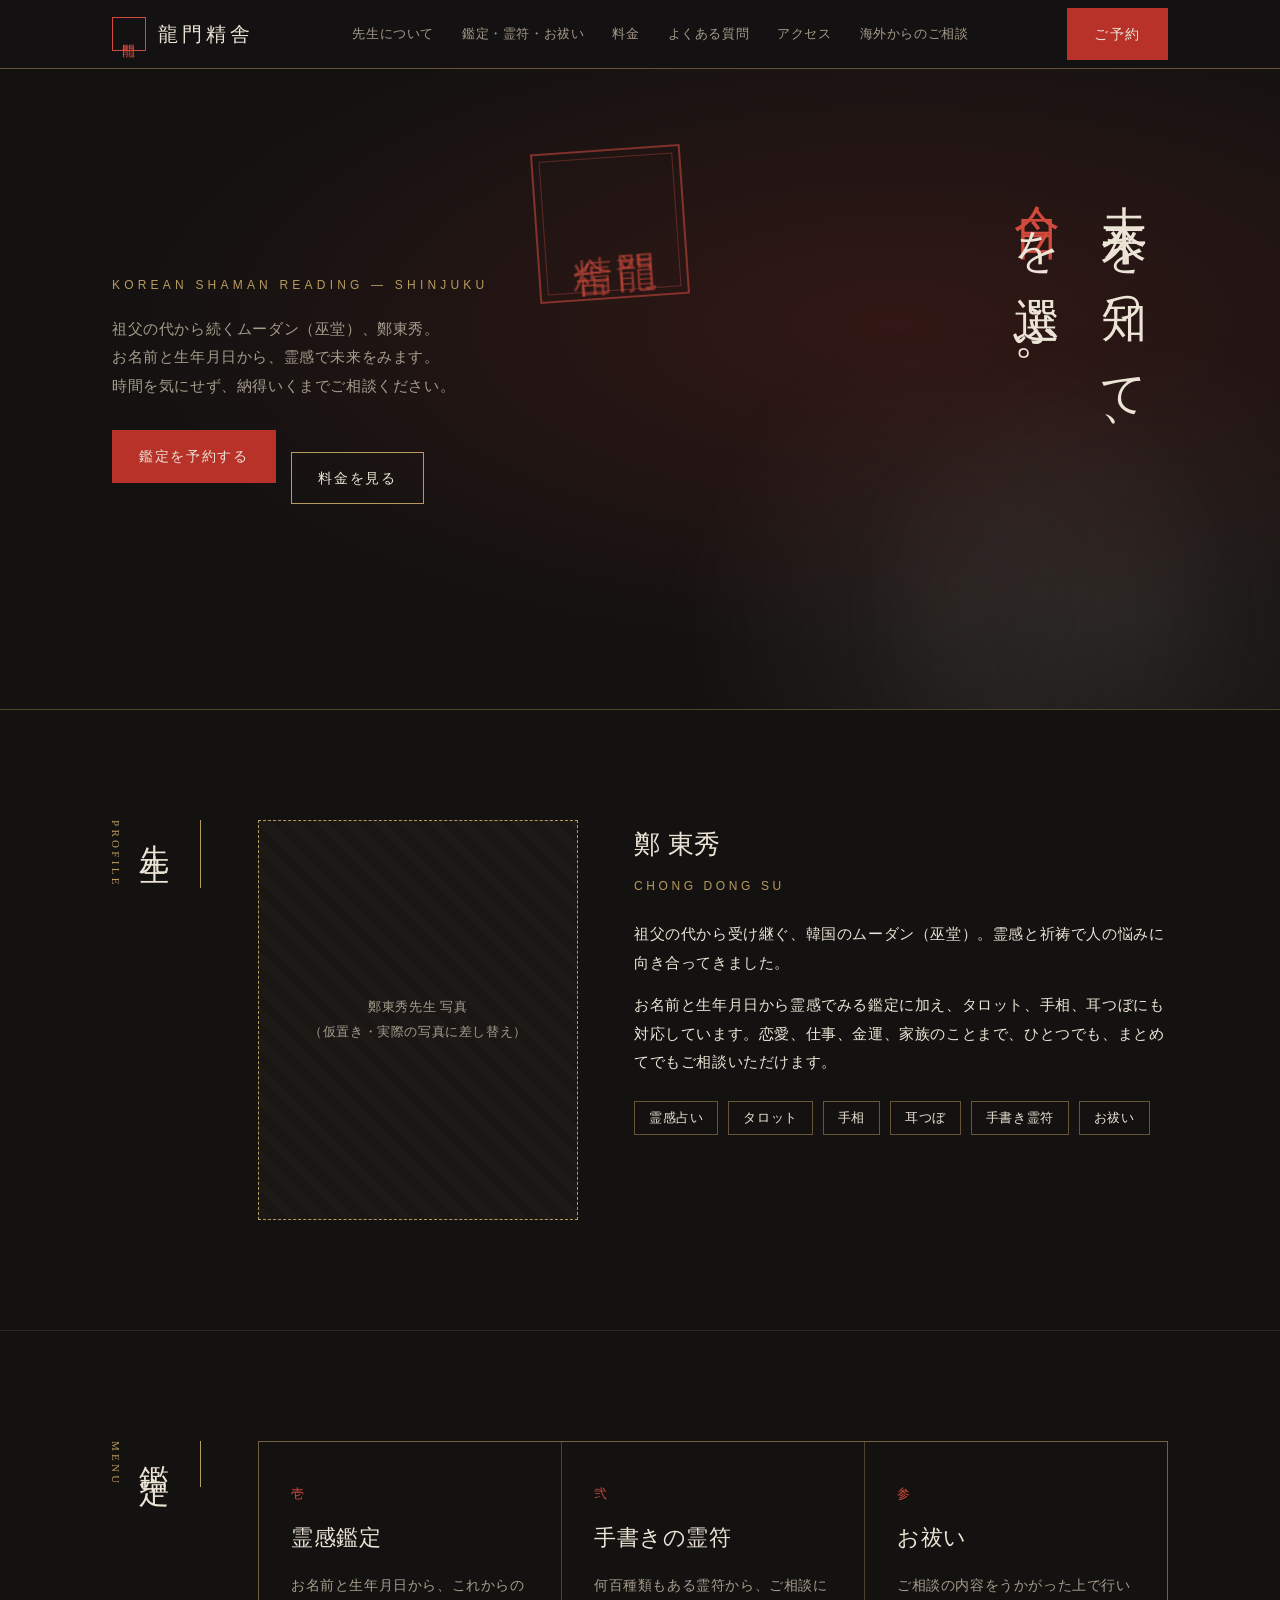
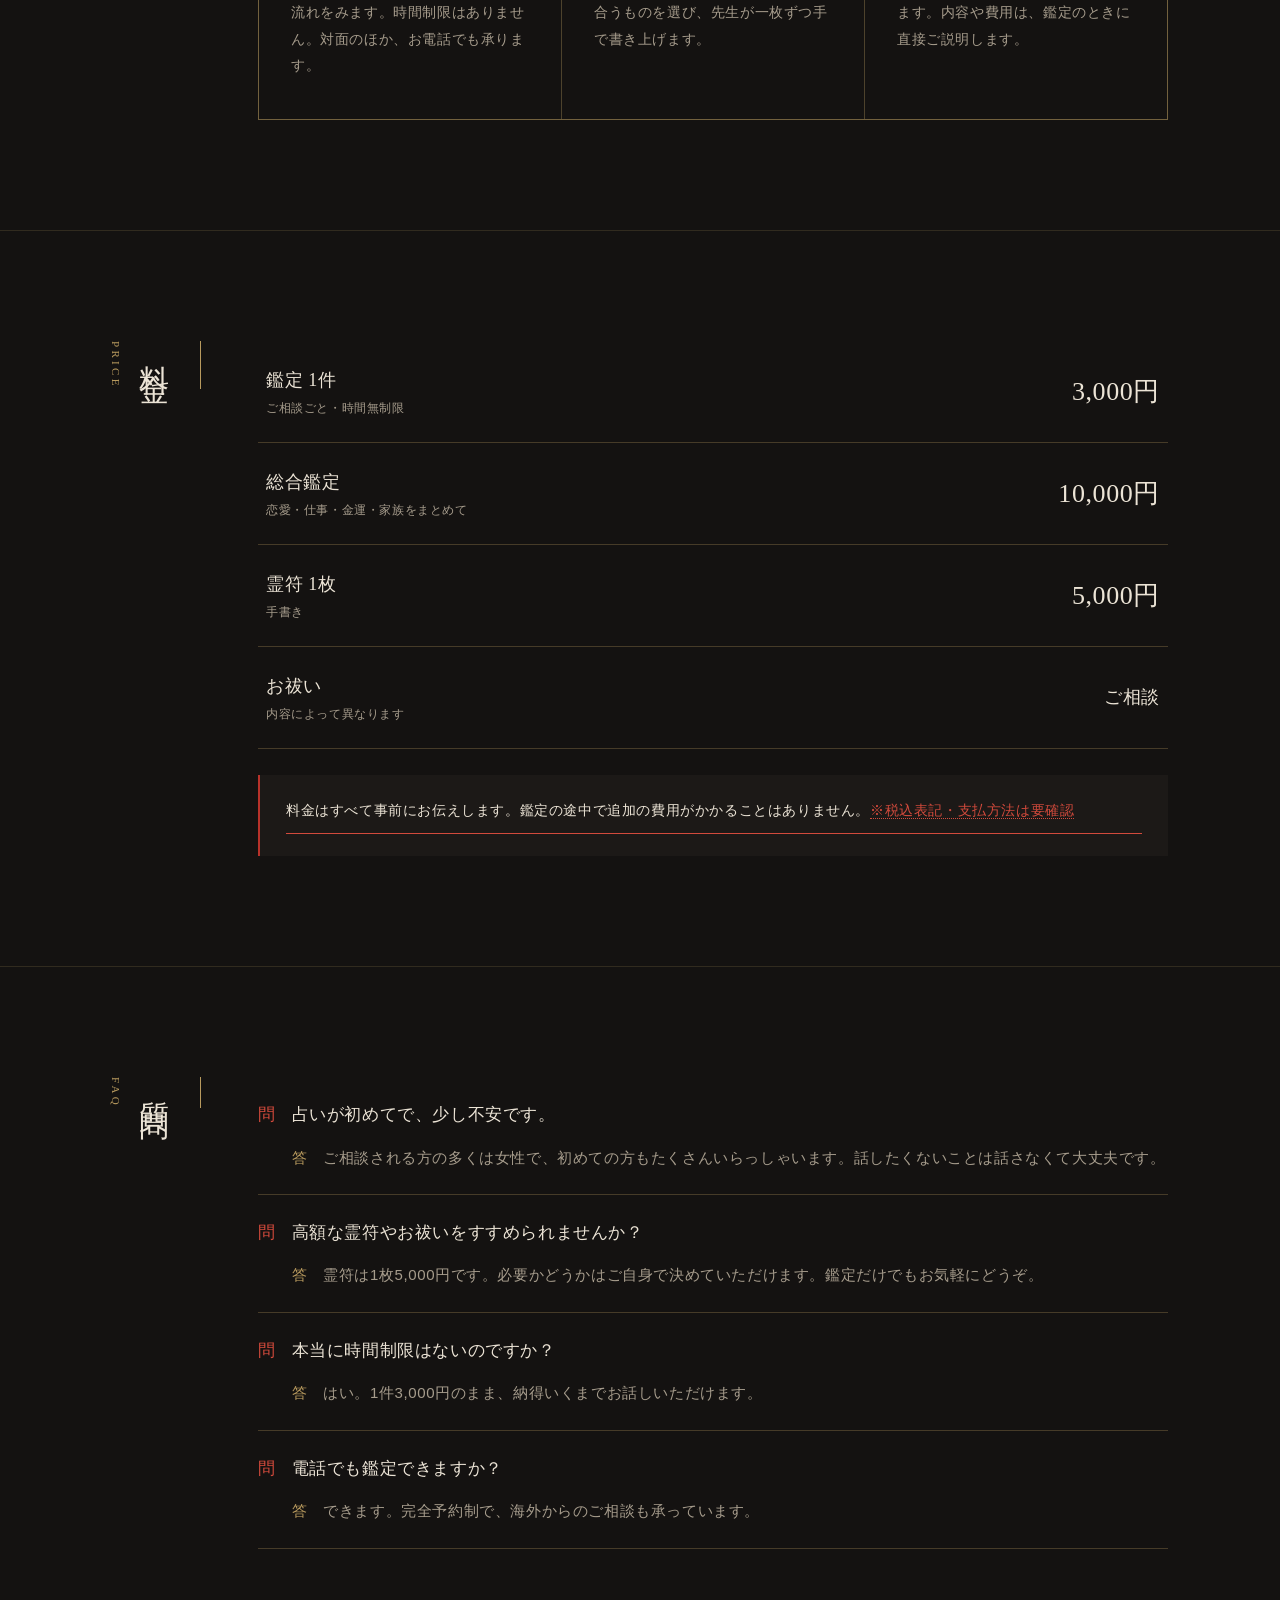
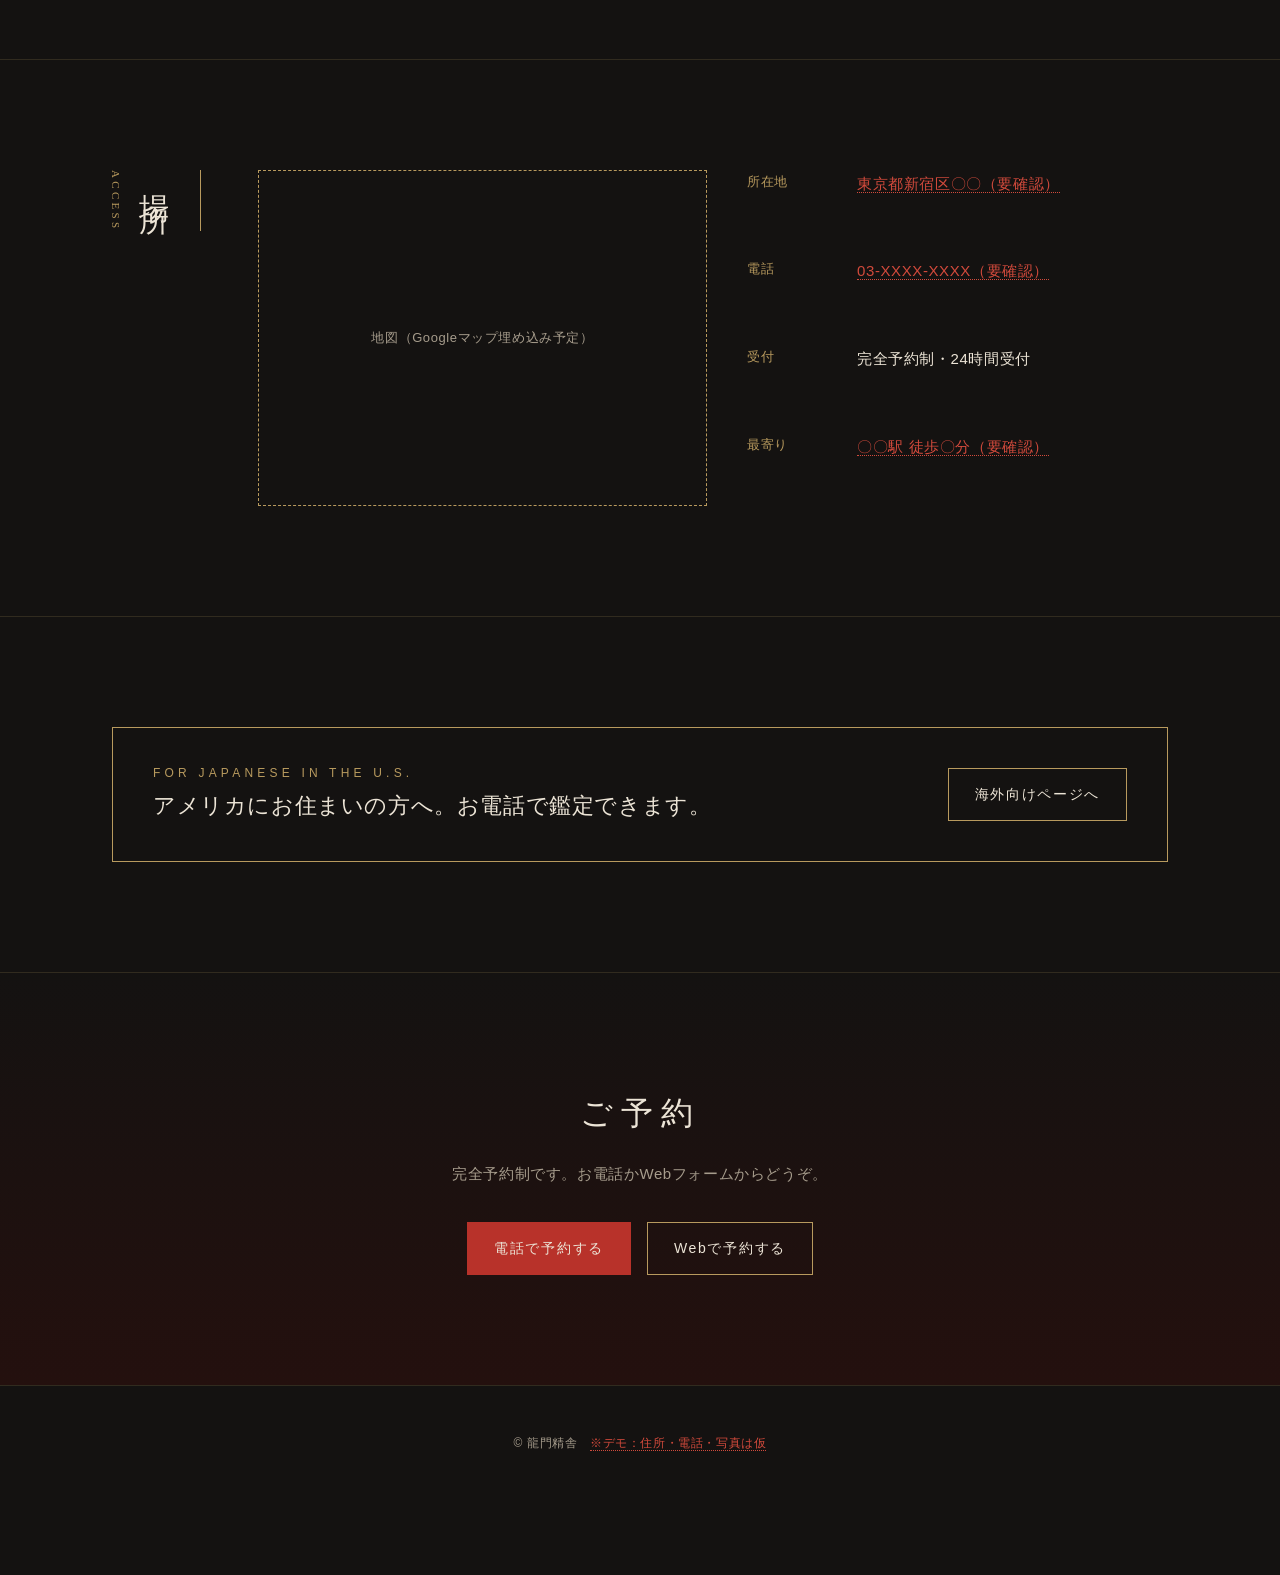
<file: index.html>
<!doctype html><html lang="ja"><head><meta charset="utf-8"><meta name="viewport" content="width=device-width,initial-scale=1"><title>龍門精舎｜韓国の本格霊感占い 鄭東秀</title><meta name="robots" content="noindex,nofollow"><link rel="stylesheet" href="style.css"><link rel="stylesheet" href="anim.css"><script src="anim.js"></script></head><body>
<header><div class="wrap"><a class="logo" href="#"><span class="seal">龍門</span>龍門精舎</a><nav><a href="#prof">先生について</a><a href="#menu">鑑定・霊符・お祓い</a><a href="#price">料金</a><a href="#faq">よくある質問</a><a href="#access">アクセス</a><a href="us/">海外からのご相談</a></nav><a class="btn red" href="#reserve">ご予約</a></div></header>
<div class="hero"><div class="smoke"><i></i><i></i></div><div class="wrap"><div class="lead"><div class="eyebrow">KOREAN SHAMAN READING — SHINJUKU</div><p>祖父の代から続くムーダン（巫堂）、鄭東秀。<br>お名前と生年月日から、霊感で未来をみます。<br>時間を気にせず、納得いくまでご相談ください。</p><a class="btn red" href="#reserve">鑑定を予約する</a>　<a class="btn" href="#price">料金を見る</a></div><div class="bigseal">龍門<br>精舎</div><h1 class="tate"><span>未来を知って、</span><span><em>今日</em>を選ぶ。</span></h1></div></div>
<section id="prof"><div class="wrap sec"><h2>先生<small>PROFILE</small></h2><div class="prof"><div class="photo">鄭東秀先生 写真<br>（仮置き・実際の写真に差し替え）</div><div><h3>鄭 東秀</h3><div class="kana">CHONG DONG SU</div><p>祖父の代から受け継ぐ、韓国のムーダン（巫堂）。霊感と祈祷で人の悩みに向き合ってきました。</p><p>お名前と生年月日から霊感でみる鑑定に加え、タロット、手相、耳つぼにも対応しています。恋愛、仕事、金運、家族のことまで、ひとつでも、まとめてでもご相談いただけます。</p><div class="tags"><span>霊感占い</span><span>タロット</span><span>手相</span><span>耳つぼ</span><span>手書き霊符</span><span>お祓い</span></div></div></div></div></section>
<section id="menu"><div class="wrap sec"><h2>鑑定<small>MENU</small></h2><div class="cards"><div class="card"><div class="no">壱</div><h3>霊感鑑定</h3><p>お名前と生年月日から、これからの流れをみます。時間制限はありません。対面のほか、お電話でも承ります。</p></div><div class="card"><div class="no">弐</div><h3>手書きの霊符</h3><p>何百種類もある霊符から、ご相談に合うものを選び、先生が一枚ずつ手で書き上げます。</p></div><div class="card"><div class="no">参</div><h3>お祓い</h3><p>ご相談の内容をうかがった上で行います。内容や費用は、鑑定のときに直接ご説明します。</p></div></div></div></section>
<section id="price"><div class="wrap sec"><h2>料金<small>PRICE</small></h2><div><table class="price"><tr><td>鑑定 1件<small>ご相談ごと・時間無制限</small></td><td>3,000円</td></tr><tr><td>総合鑑定<small>恋愛・仕事・金運・家族をまとめて</small></td><td>10,000円</td></tr><tr><td>霊符 1枚<small>手書き</small></td><td>5,000円</td></tr><tr><td>お祓い<small>内容によって異なります</small></td><td style="font-size:18px">ご相談</td></tr></table><div class="note">料金はすべて事前にお伝えします。鑑定の途中で追加の費用がかかることはありません。<span class="ph">※税込表記・支払方法は要確認</span></div></div></div></section>
<section id="faq"><div class="wrap sec"><h2>質問<small>FAQ</small></h2><div class="faq"><details open><summary>占いが初めてで、少し不安です。</summary><p>ご相談される方の多くは女性で、初めての方もたくさんいらっしゃいます。話したくないことは話さなくて大丈夫です。</p></details><details open><summary>高額な霊符やお祓いをすすめられませんか？</summary><p>霊符は1枚5,000円です。必要かどうかはご自身で決めていただけます。鑑定だけでもお気軽にどうぞ。</p></details><details open><summary>本当に時間制限はないのですか？</summary><p>はい。1件3,000円のまま、納得いくまでお話しいただけます。</p></details><details open><summary>電話でも鑑定できますか？</summary><p>できます。完全予約制で、海外からのご相談も承っています。</p></details></div></div></section>
<section id="access"><div class="wrap sec"><h2>場所<small>ACCESS</small></h2><div class="access"><div class="map">地図（Googleマップ埋め込み予定）</div><dl class="info"><dt>所在地</dt><dd><span class="ph">東京都新宿区〇〇（要確認）</span></dd><dt>電話</dt><dd><span class="ph">03-XXXX-XXXX（要確認）</span></dd><dt>受付</dt><dd>完全予約制・24時間受付</dd><dt>最寄り</dt><dd><span class="ph">〇〇駅 徒歩〇分（要確認）</span></dd></dl></div></div></section>
<section><div class="wrap"><a class="banner" href="us/"><div><div class="eyebrow">FOR JAPANESE IN THE U.S.</div><h3>アメリカにお住まいの方へ。お電話で鑑定できます。</h3></div><span class="btn">海外向けページへ</span></a></div></section>
<section id="reserve" class="cta"><div class="wrap"><h2>ご予約</h2><p>完全予約制です。お電話かWebフォームからどうぞ。</p><div class="row"><a class="btn red" href="#">電話で予約する</a><a class="btn" href="#">Webで予約する</a></div></div></section>
<footer>© 龍門精舎　<span class="ph">※デモ：住所・電話・写真は仮</span></footer>
<div class="fixbar"><a href="#">電話で予約</a><a class="r" href="#reserve">Web予約</a></div>
</body></html>
</file>
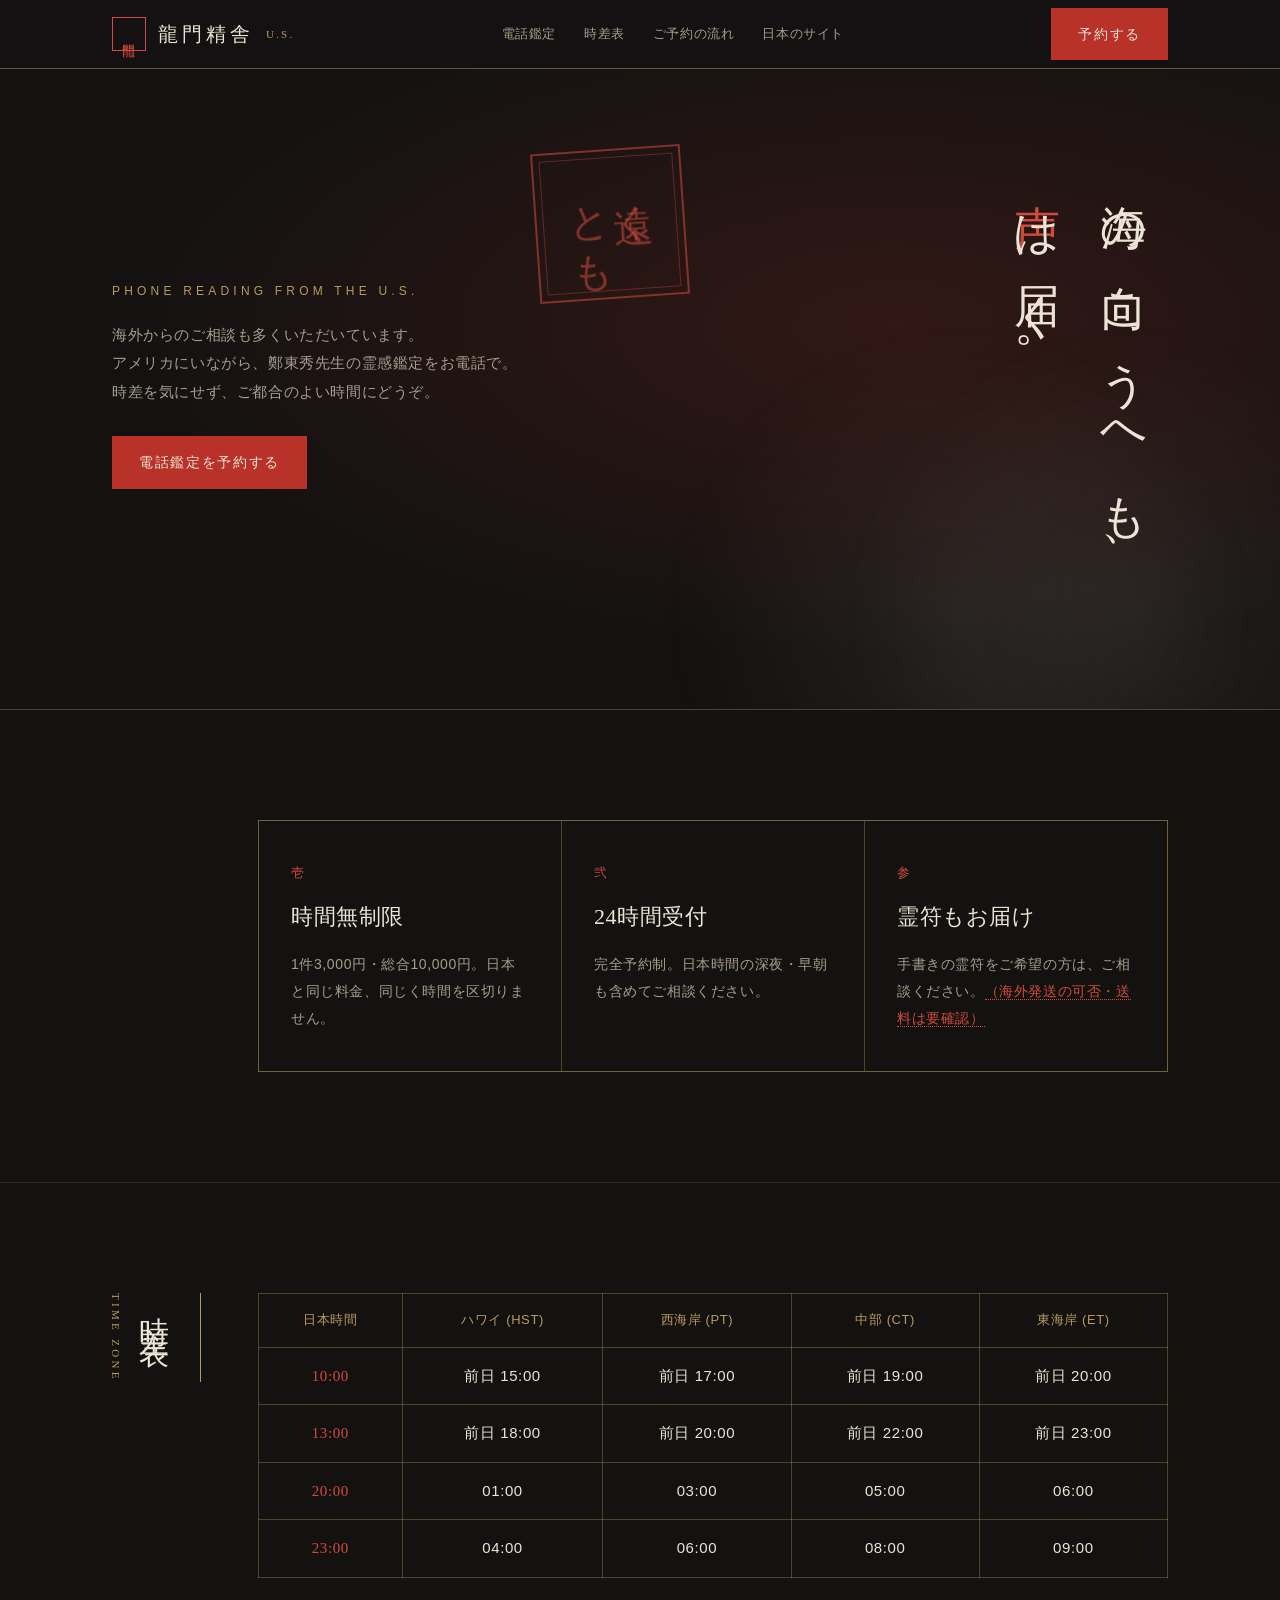
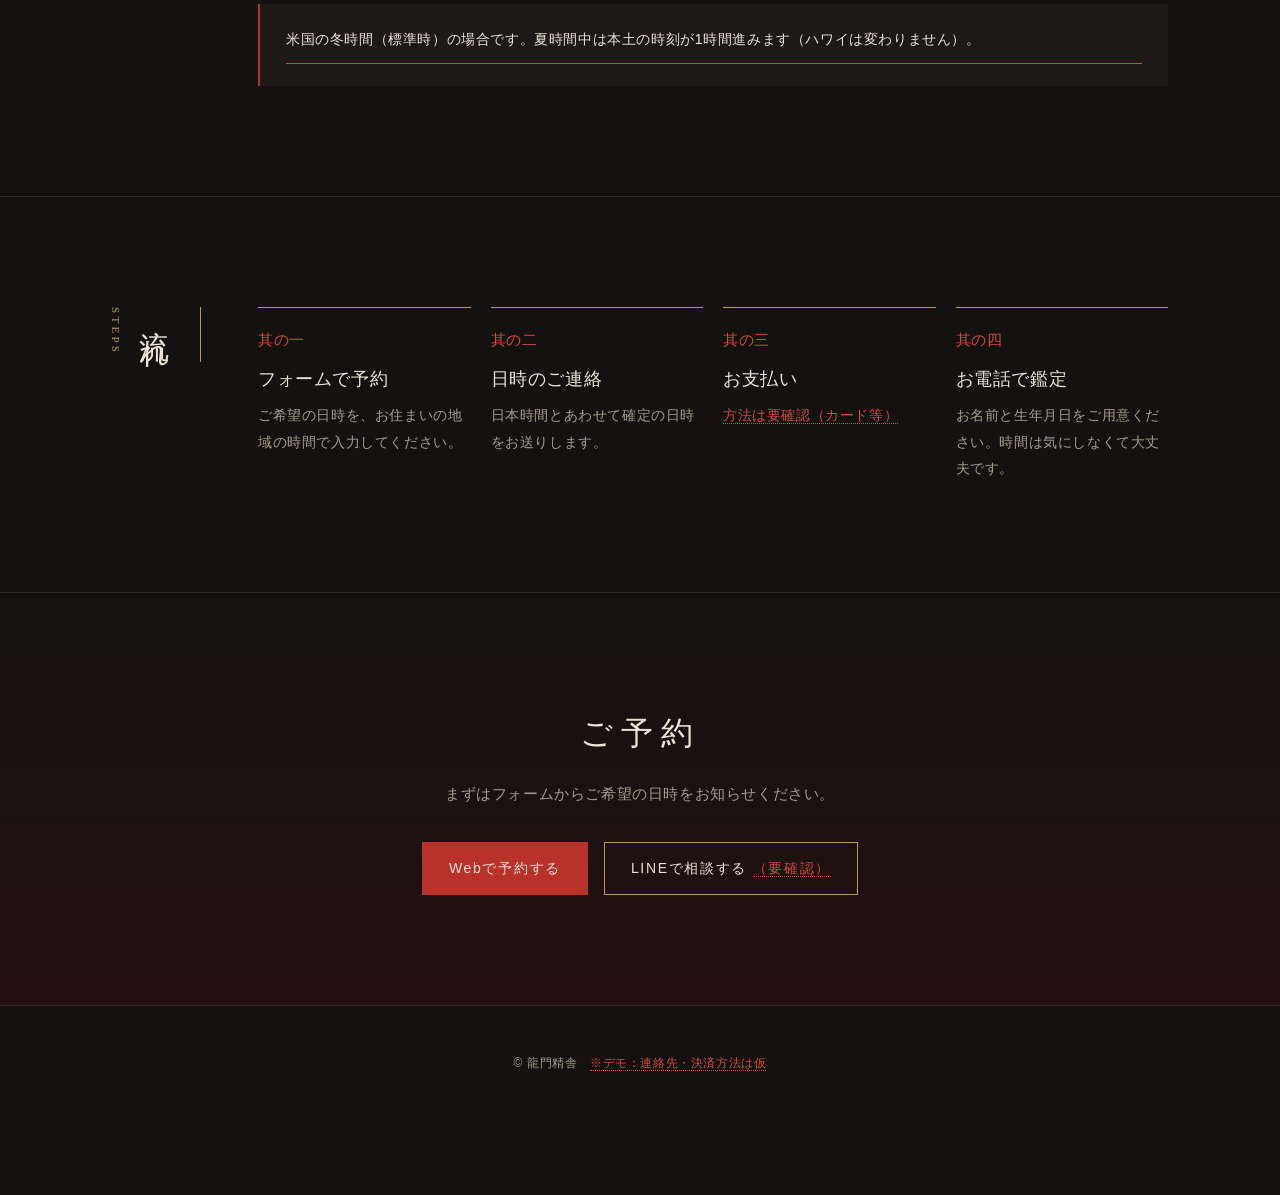
<file: us/index.html>
<!doctype html><html lang="ja"><head><meta charset="utf-8"><meta name="viewport" content="width=device-width,initial-scale=1"><title>龍門精舎｜アメリカから電話で韓国霊感鑑定</title><meta name="robots" content="noindex,nofollow"><link rel="stylesheet" href="../style.css"><link rel="stylesheet" href="../anim.css"><script src="../anim.js"></script></head><body>
<header><div class="wrap"><a class="logo" href="../"><span class="seal">龍門</span>龍門精舎 <small style="font-size:11px;color:var(--gold);letter-spacing:.2em">U.S.</small></a><nav><a href="#how">電話鑑定</a><a href="#tz">時差表</a><a href="#steps">ご予約の流れ</a><a href="../">日本のサイト</a></nav><a class="btn red" href="#reserve">予約する</a></div></header>
<div class="hero"><div class="smoke"><i></i><i></i></div><div class="wrap"><div class="lead"><div class="eyebrow">PHONE READING FROM THE U.S.</div><p>海外からのご相談も多くいただいています。<br>アメリカにいながら、鄭東秀先生の霊感鑑定をお電話で。<br>時差を気にせず、ご都合のよい時間にどうぞ。</p><a class="btn red" href="#reserve">電話鑑定を予約する</a></div><div class="bigseal">遠く<br>とも</div><h1 class="tate"><span>海の向こうへも、</span><span><em>声</em>は届く。</span></h1></div></div>
<section id="how"><div class="wrap sec"><h2>電話鑑定<small>PHONE</small></h2><div class="cards"><div class="card"><div class="no">壱</div><h3>時間無制限</h3><p>1件3,000円・総合10,000円。日本と同じ料金、同じく時間を区切りません。</p></div><div class="card"><div class="no">弐</div><h3>24時間受付</h3><p>完全予約制。日本時間の深夜・早朝も含めてご相談ください。</p></div><div class="card"><div class="no">参</div><h3>霊符もお届け</h3><p>手書きの霊符をご希望の方は、ご相談ください。<span class="ph">（海外発送の可否・送料は要確認）</span></p></div></div></div></section>
<section id="tz"><div class="wrap sec"><h2>時差表<small>TIME ZONE</small></h2><div><table class="tz"><tr><th>日本時間</th><th>ハワイ (HST)</th><th>西海岸 (PT)</th><th>中部 (CT)</th><th>東海岸 (ET)</th></tr>
<tr><td class="jp">10:00</td><td>前日 15:00</td><td>前日 17:00</td><td>前日 19:00</td><td>前日 20:00</td></tr>
<tr><td class="jp">13:00</td><td>前日 18:00</td><td>前日 20:00</td><td>前日 22:00</td><td>前日 23:00</td></tr>
<tr><td class="jp">20:00</td><td>01:00</td><td>03:00</td><td>05:00</td><td>06:00</td></tr>
<tr><td class="jp">23:00</td><td>04:00</td><td>06:00</td><td>08:00</td><td>09:00</td></tr></table><div class="note">米国の冬時間（標準時）の場合です。夏時間中は本土の時刻が1時間進みます（ハワイは変わりません）。</div></div></div></section>
<section id="steps"><div class="wrap sec"><h2>流れ<small>STEPS</small></h2><ol class="steps"><li><h3>フォームで予約</h3><p>ご希望の日時を、お住まいの地域の時間で入力してください。</p></li><li><h3>日時のご連絡</h3><p>日本時間とあわせて確定の日時をお送りします。</p></li><li><h3>お支払い</h3><p><span class="ph">方法は要確認（カード等）</span></p></li><li><h3>お電話で鑑定</h3><p>お名前と生年月日をご用意ください。時間は気にしなくて大丈夫です。</p></li></ol></div></section>
<section id="reserve" class="cta"><div class="wrap"><h2>ご予約</h2><p>まずはフォームからご希望の日時をお知らせください。</p><div class="row"><a class="btn red" href="#">Webで予約する</a><a class="btn" href="#">LINEで相談する <span class="ph">（要確認）</span></a></div></div></section>
<footer>© 龍門精舎　<span class="ph">※デモ：連絡先・決済方法は仮</span></footer>
<div class="fixbar"><a href="#tz">時差を見る</a><a class="r" href="#reserve">予約する</a></div>
</body></html>
</file>
<file: style.css>
:root{--sumi:#141211;--sumi2:#1c1917;--shu:#b8322a;--shu2:#d24a3c;--gold:#b89a5e;--paper:#ece4d6;--mute:#a69c8c}
*{box-sizing:border-box;margin:0;padding:0}
html{background:#010101}
body{background:var(--sumi);color:var(--paper);font-family:"Noto Sans CJK JP",sans-serif;font-size:15px;line-height:1.9;letter-spacing:.04em}
.serif,h1,h2,h3{font-family:"Noto Serif CJK JP",serif;font-weight:500}
a{color:inherit;text-decoration:none}
.wrap{max-width:1120px;margin:0 auto;padding:0 32px}
header{position:sticky;top:0;z-index:5;background:rgba(20,18,17,.94);border-bottom:1px solid rgba(184,154,94,.35)}
header .wrap{display:flex;align-items:center;justify-content:space-between;height:68px}
.logo{display:flex;align-items:center;gap:12px;font-family:"Noto Serif CJK JP";font-size:20px;letter-spacing:.2em}
.seal{display:inline-grid;place-items:center;width:34px;height:34px;border:1.5px solid var(--shu2);color:var(--shu2);font-size:13px;line-height:1.05;font-family:"Noto Serif CJK JP";writing-mode:vertical-rl;letter-spacing:0}
nav{display:flex;gap:28px;font-size:13px;color:var(--mute)}
nav a:hover{color:var(--paper)}
.btn{display:inline-block;padding:12px 26px;border:1px solid var(--gold);color:var(--paper);font-size:14px;letter-spacing:.12em}
.btn.red{background:var(--shu);border-color:var(--shu)}
.hero{position:relative;min-height:640px;overflow:hidden;border-bottom:1px solid rgba(184,154,94,.35)}
.hero:before{content:"";position:absolute;inset:0;background:radial-gradient(ellipse at 70% 40%,rgba(184,50,42,.18),transparent 60%)}
.hero .wrap{position:relative;display:flex;justify-content:space-between;align-items:center;min-height:640px;gap:40px}
.tate{writing-mode:vertical-rl;font-family:"Noto Serif CJK JP";letter-spacing:.3em}
.hero h1{font-size:46px;line-height:1.9;height:440px}
.hero h1 em{font-style:normal;color:var(--shu2)}
.hero .lead{max-width:420px}
.hero .lead p{color:var(--mute);margin:18px 0 30px}
.eyebrow{font-size:12px;letter-spacing:.35em;color:var(--gold)}
.bigseal{position:absolute;right:46%;top:80px;width:150px;height:150px;border:2px solid rgba(210,74,60,.55);color:rgba(210,74,60,.55);display:grid;place-items:center;font-family:"Noto Serif CJK JP";font-size:40px;line-height:1.1;writing-mode:vertical-rl;transform:rotate(-4deg)}
.bigseal:after{content:"";position:absolute;inset:6px;border:1px solid rgba(210,74,60,.35)}
section{padding:110px 0;border-bottom:1px solid rgba(184,154,94,.18)}
.sec{display:grid;grid-template-columns:90px 1fr;gap:56px}
.sec h2{writing-mode:vertical-rl;font-size:30px;letter-spacing:.35em;border-right:1px solid var(--gold);padding-right:18px;height:max-content}
.sec h2 small{display:block;font-size:11px;color:var(--gold);letter-spacing:.3em;font-family:"Noto Sans CJK JP"}
.photo{aspect-ratio:4/5;border:1px dashed var(--gold);display:grid;place-items:center;text-align:center;color:var(--mute);font-size:13px;background:repeating-linear-gradient(45deg,#1c1917 0 10px,#191614 10px 20px)}
.prof{display:grid;grid-template-columns:320px 1fr;gap:56px;align-items:start}
.prof h3{font-size:26px;margin-bottom:6px}
.prof .kana{color:var(--gold);font-size:12px;letter-spacing:.3em;margin-bottom:22px}
.prof p+p{margin-top:14px}
.tags{display:flex;flex-wrap:wrap;gap:10px;margin-top:24px}
.tags span{border:1px solid rgba(184,154,94,.5);padding:4px 14px;font-size:13px}
.cards{display:grid;grid-template-columns:repeat(3,1fr);gap:1px;background:rgba(184,154,94,.35);border:1px solid rgba(184,154,94,.35)}
.card{background:var(--sumi);padding:40px 32px}
.card .no{font-family:"Noto Serif CJK JP";color:var(--shu2);font-size:13px;letter-spacing:.3em}
.card h3{font-size:22px;margin:10px 0 14px}
.card p{color:var(--mute);font-size:14px}
.price{width:100%;border-collapse:collapse;font-family:"Noto Serif CJK JP"}
.price td{padding:22px 8px;border-bottom:1px solid rgba(184,154,94,.3);font-size:18px}
.price td:last-child{text-align:right;font-size:26px}
.price td small{display:block;font-family:"Noto Sans CJK JP";font-size:12px;color:var(--mute)}
.note{margin-top:26px;padding:22px 26px;border-left:2px solid var(--shu);background:var(--sumi2);font-size:14px}
.faq details{border-bottom:1px solid rgba(184,154,94,.3);padding:22px 0}
.faq summary{cursor:pointer;font-family:"Noto Serif CJK JP";font-size:17px;list-style:none}
.faq summary:before{content:"問";color:var(--shu2);margin-right:16px}
.faq p{margin-top:12px;color:var(--mute);padding-left:34px}
.faq p:before{content:"答　";color:var(--gold)}
.access{display:grid;grid-template-columns:1fr 1fr;gap:40px}
.map{aspect-ratio:4/3;border:1px dashed var(--gold);display:grid;place-items:center;color:var(--mute);font-size:13px}
dl.info{display:grid;grid-template-columns:110px 1fr;row-gap:14px}
dl.info dt{color:var(--gold);font-size:13px}
.ph{color:var(--shu2);border-bottom:1px dotted var(--shu2)}
.cta{text-align:center;background:linear-gradient(180deg,var(--sumi),#24100e)}
.cta h2{font-size:32px;letter-spacing:.25em;margin-bottom:16px}
.cta p{color:var(--mute);margin-bottom:34px}
.cta .row{display:flex;gap:16px;justify-content:center;flex-wrap:wrap}
.banner{display:flex;justify-content:space-between;align-items:center;border:1px solid var(--gold);padding:34px 40px;gap:24px}
.banner h3{font-size:22px}
footer{padding:46px 0 120px;font-size:12px;color:var(--mute);text-align:center}
.fixbar{display:none}
.tz{width:100%;border-collapse:collapse;text-align:center}
.tz th,.tz td{border:1px solid rgba(184,154,94,.35);padding:14px 8px}
.tz th{color:var(--gold);font-weight:400;font-size:13px}
.tz td.jp{color:var(--shu2);font-family:"Noto Serif CJK JP"}
.steps{counter-reset:s;display:grid;grid-template-columns:repeat(4,1fr);gap:20px}
.steps li{list-style:none;border-top:1px solid var(--gold);padding-top:18px}
.steps li:before{counter-increment:s;content:"其の" counter(s,cjk-ideographic);display:block;color:var(--shu2);font-family:"Noto Serif CJK JP";margin-bottom:8px}
.steps h3{font-size:18px;margin-bottom:6px}.steps p{color:var(--mute);font-size:14px}
.demo{position:fixed;left:12px;bottom:12px;font-size:11px;color:var(--mute);background:#000;padding:4px 10px;border:1px solid #333;z-index:9}
@media(max-width:760px){
 body{font-size:14px}.wrap{padding:0 20px}
 nav,header .btn{display:none}
 .hero,.hero .wrap{min-height:auto}
 .hero .wrap{flex-direction:column-reverse;align-items:flex-start;padding:56px 20px 64px}
 .hero h1{font-size:30px;height:330px;align-self:flex-end}
 .bigseal{width:96px;height:96px;font-size:26px;left:24px;right:auto;top:70px}
 section{padding:72px 0}
 .sec{grid-template-columns:1fr;gap:28px}
 .sec h2{writing-mode:horizontal-tb;border-right:0;border-bottom:1px solid var(--gold);padding:0 0 10px;font-size:24px;letter-spacing:.25em}
 .prof,.access{grid-template-columns:1fr;gap:28px}
 .prof .photo{max-width:260px}
 .cards{grid-template-columns:1fr}.card{padding:30px 24px}
 .price td{font-size:16px}.price td:last-child{font-size:21px}
 .banner{flex-direction:column;align-items:flex-start;padding:26px}
 .steps{grid-template-columns:1fr 1fr}
 .tz{font-size:12px}
 .fixbar{display:grid;grid-template-columns:1fr 1fr;position:fixed;bottom:0;left:0;right:0;z-index:8}
 .fixbar a{padding:16px;text-align:center;font-size:14px;letter-spacing:.1em;background:var(--sumi2);border-top:1px solid var(--gold)}
 .fixbar a.r{background:var(--shu);border-color:var(--shu)}
 .demo{bottom:64px}
}
</file>
<file: anim.css>
/* ===== motion: 墨がにじみ、朱印が押され、金の罫が引かれる ===== */
.smoke{position:absolute;inset:0;pointer-events:none;overflow:hidden}
.smoke i{position:absolute;bottom:-30%;width:46%;height:90%;border-radius:50%;background:radial-gradient(closest-side,rgba(236,228,214,.07),transparent);filter:blur(18px);will-change:transform,opacity;animation:smoke 22s linear infinite}
.smoke i:nth-child(1){left:52%}
.smoke i:nth-child(2){left:66%;animation-delay:-11s;animation-duration:26s}
@keyframes smoke{0%{transform:translate3d(0,0,0) scale(.8);opacity:0}25%{opacity:1}100%{transform:translate3d(-8%,-70%,0) scale(1.3);opacity:0}}
.hero:before{animation:glow 7s ease-in-out infinite alternate}
@keyframes glow{from{opacity:.7}to{opacity:1}}
.js .hero h1 span{display:block;opacity:0;filter:blur(10px);animation:ink 2.4s cubic-bezier(.2,.6,.2,1) forwards}
.js .hero h1 span+span{animation-delay:.9s}
@keyframes ink{60%{filter:blur(1px)}to{opacity:1;filter:blur(0)}}
.js .hero .lead>*{opacity:0;transform:translateY(10px);animation:up 1.4s ease forwards}
.js .hero .lead .eyebrow{animation-delay:.4s}.js .hero .lead p{animation-delay:2.4s}.js .hero .lead .btn{animation-delay:3s}
@keyframes up{to{opacity:1;transform:none}}
.js .bigseal{opacity:0;animation:stamp .7s cubic-bezier(.3,1.6,.5,1) 1.9s forwards}
@keyframes stamp{0%{opacity:0;transform:scale(1.5) rotate(-4deg)}60%{opacity:1}100%{opacity:1;transform:scale(1) rotate(-4deg)}}
header{border-bottom-color:transparent}
header:after{content:"";position:absolute;left:0;right:0;bottom:-1px;height:1px;background:rgba(184,154,94,.5);transform-origin:left;animation:rule 1.8s ease .2s both}
@keyframes rule{from{transform:scaleX(0)}to{transform:scaleX(1)}}
/* scroll reveal */
.js .rv{opacity:0;transform:translateY(18px);transition:opacity 1.1s ease,transform 1.1s ease}
.js .rv.in{opacity:1;transform:none}
.js .sec h2.rv{border-right-color:transparent;background:linear-gradient(var(--gold),var(--gold)) right top/1px 0 no-repeat;transition:opacity 1s,transform 1s,background-size 1.6s ease .3s}
.js .sec h2.rv.in{background-size:1px 100%}
.js .note.rv:after{content:"";display:block;height:1px;margin-top:10px;background:var(--shu2);transform:scaleX(0);transform-origin:left;transition:transform 1.4s ease 1s}
.js .note.rv.in:after{transform:scaleX(1)}
/* 予約ボタン: 金の光がゆっくり通る */
.btn.red{position:relative;overflow:hidden}
.btn.red:after,.fixbar a.r:after{content:"";position:absolute;top:0;bottom:0;left:-60%;width:40%;background:linear-gradient(100deg,transparent,rgba(232,206,150,.28),transparent);animation:sheen 7s ease-in-out 4s infinite}
.fixbar a.r{position:relative;overflow:hidden}
@keyframes sheen{0%{left:-60%}18%,100%{left:130%}}
.btn{transition:background .4s,border-color .4s}.btn:not(.red):hover{background:rgba(184,154,94,.12)}.btn.red:hover{background:var(--shu2)}
.js .fixbar{transform:translateY(100%);animation:up 1s ease 3.4s forwards}
@media(max-width:760px){
 .hero .wrap{flex-direction:column;align-items:stretch;padding:40px 20px 56px}
 .hero h1{order:1;height:auto;font-size:28px;writing-mode:vertical-rl;align-self:flex-end;max-height:300px;margin-right:4px}
 .hero .lead{order:2;margin-top:0}
 .hero h1{height:250px!important;max-height:none}
 .hero .wrap{gap:20px}
 .hero .lead .btn{margin:0 6px 10px 0;vertical-align:top}
 .bigseal{width:78px;height:78px;font-size:21px;left:20px;top:auto;bottom:auto;margin-top:0;position:absolute;top:48px;opacity:.85}
 .smoke i{width:80%;left:20%!important}
}
@media(prefers-reduced-motion:reduce){*,*:before,*:after{animation:none!important;transition:none!important}
 .js .hero h1 span,.js .hero .lead>*,.js .bigseal,.js .rv,.js .fixbar{opacity:1!important;filter:none!important;transform:none!important}.js .bigseal{transform:rotate(-4deg)!important}.smoke{display:none}
 .js .sec h2.rv{background-size:1px 100%}.js .note.rv:after{transform:none}}
.rm .rv{opacity:1;transform:none}
</file>
